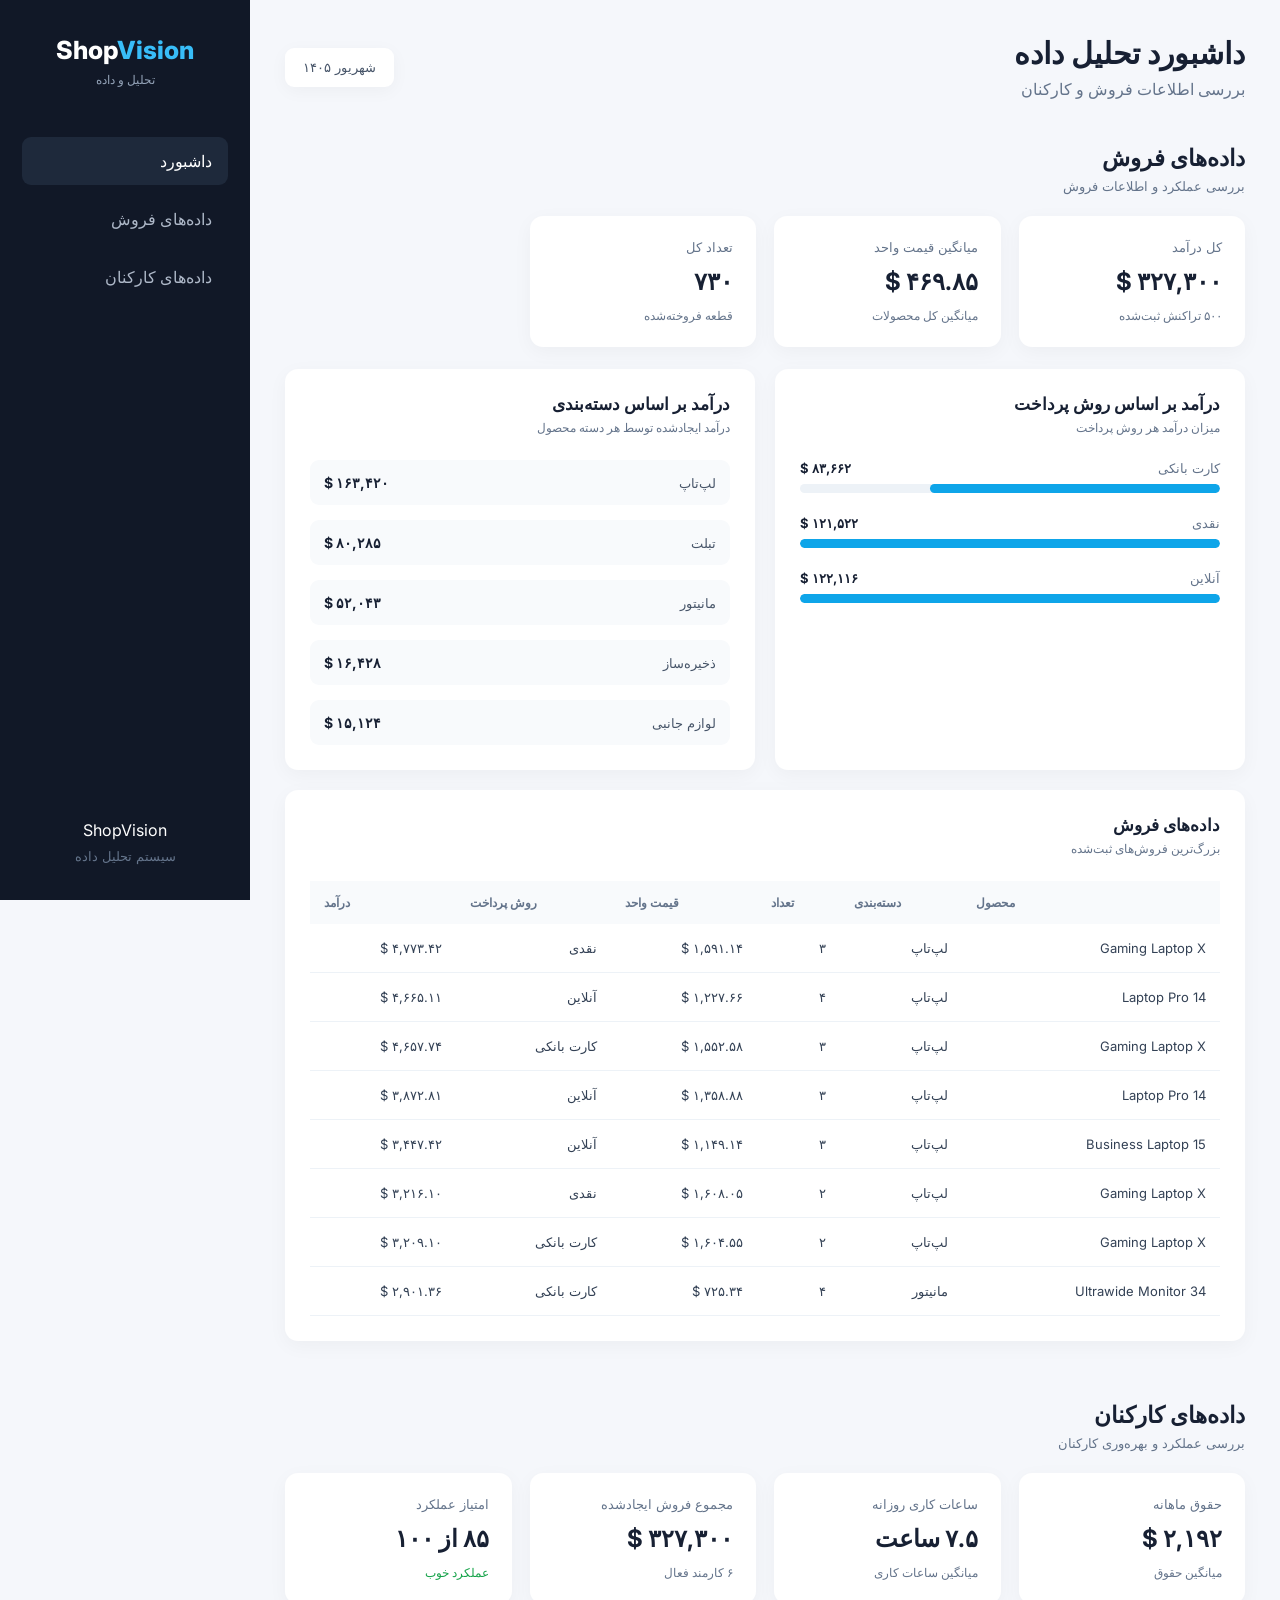
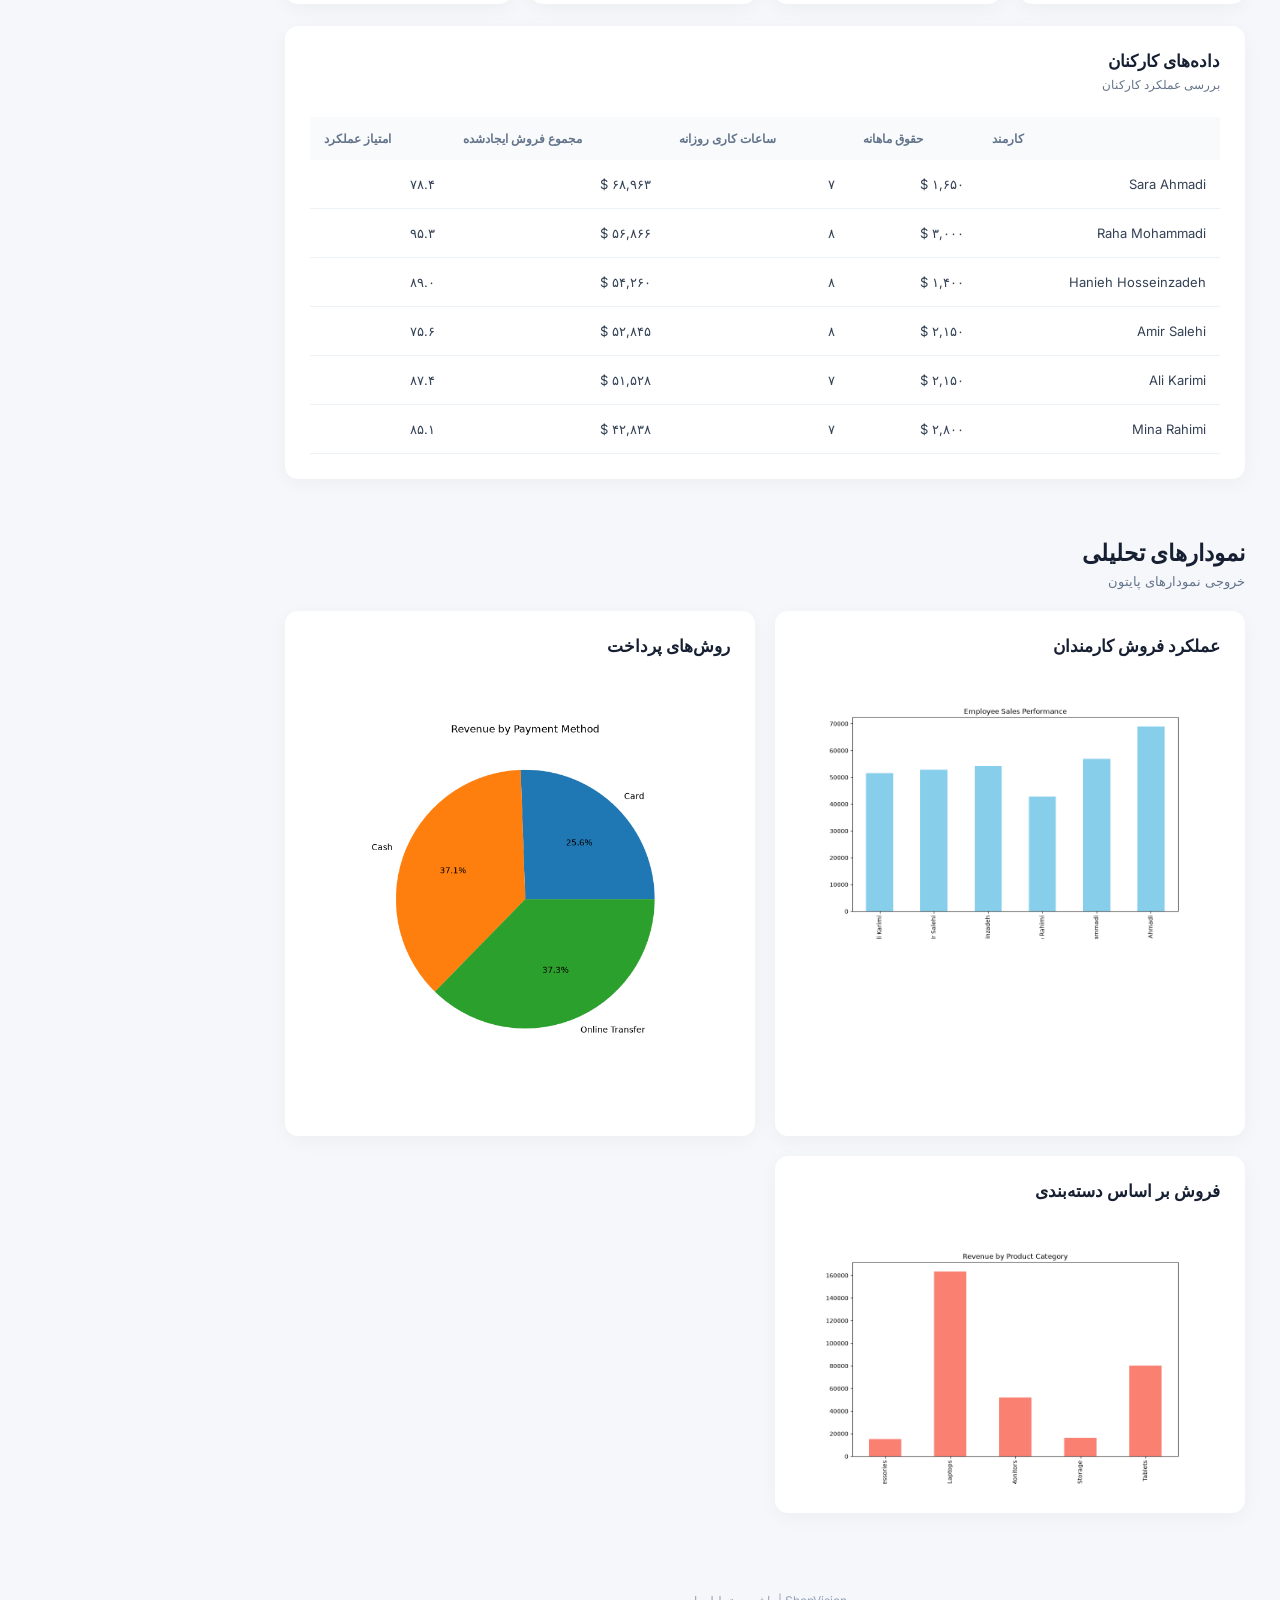
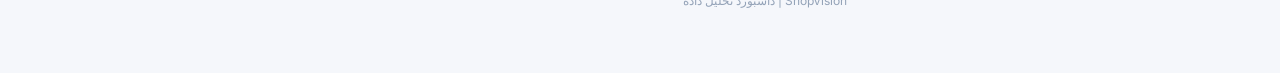
<file: index.html>
<!DOCTYPE html>
<html lang="fa" dir="rtl">
<head>
    <meta charset="UTF-8">
    <meta name="viewport" content="width=device-width, initial-scale=1.0">
    <title>ShopVision | تحلیل داده</title>

    <link rel="stylesheet" href="style.css">

</head>
<body>


    <!-- ================= SIDEBAR ================= -->

    <aside class="sidebar">

        <div class="logo">
            Shop<span>Vision</span>
        </div>

        <p class="logo-subtitle">
            تحلیل و داده
        </p>


        <nav>

            <a href="#dashboard" class="active">
                داشبورد
            </a>

            <a href="#sales">
                داده‌های فروش
            </a>

            <a href="#employees">
                داده‌های کارکنان
            </a>

        </nav>


        <div class="sidebar-footer">

            <p>
                ShopVision
            </p>

            <small>
                سیستم تحلیل داده
            </small>

        </div>

    </aside>



    <!-- ================= MAIN ================= -->

    <main class="main" id="dashboard">


        <!-- Header -->

        <header class="header">

            <div>

                <h1>
                    داشبورد تحلیل داده
                </h1>

                <p>
                    بررسی اطلاعات فروش و کارکنان
                </p>

            </div>


            <button class="date-button">
                شهریور ۱۴۰۵
            </button>

        </header>



        <!-- ================= SALES ================= -->

        <section id="sales">


            <div class="section-heading">

                <h2>
                    داده‌های فروش
                </h2>

                <p>
                    بررسی عملکرد و اطلاعات فروش
                </p>

            </div>



            <!-- Sales Cards -->

            <div class="cards">


                <!-- Total Revenue -->

                <div class="card">

                    <span>
                        کل درآمد
                    </span>

                    <h3 id="stat-revenue">
                        —
                    </h3>

                    <small id="stat-revenue-sub">
                        در حال بارگذاری...
                    </small>

                </div>



                <!-- Average Unit Price -->

                <div class="card">

                    <span>
                        میانگین قیمت واحد
                    </span>

                    <h3 id="stat-avg-price">
                        —
                    </h3>

                    <small>
                        میانگین کل محصولات
                    </small>

                </div>



                <!-- Total Quantity -->

                <div class="card">

                    <span>
                        تعداد کل
                    </span>

                    <h3 id="stat-quantity">
                        —
                    </h3>

                    <small id="stat-quantity-sub">
                        در حال بارگذاری...
                    </small>

                </div>

            </div>



            <!-- ================= CHARTS ================= -->

            <div class="charts-grid">


                <!-- Revenue by Payment -->

                <div class="panel">

                    <div class="panel-header">

                        <div>

                            <h3>
                                درآمد بر اساس روش پرداخت
                            </h3>

                            <p>
                                میزان درآمد هر روش پرداخت
                            </p>

                        </div>

                    </div>


                    <div class="payment-chart" id="payment-chart">

                    </div>

                </div>



                <!-- Revenue by Category -->

                <div class="panel">


                    <div class="panel-header">

                        <div>

                            <h3>
                                درآمد بر اساس دسته‌بندی
                            </h3>

                            <p>
                                درآمد ایجادشده توسط هر دسته محصول
                            </p>

                        </div>

                    </div>



                    <div class="category-list" id="category-list">

                    </div>

                </div>

            </div>



            <!-- ================= SALES TABLE ================= -->

            <div class="panel table-panel">


                <div class="panel-header">

                    <div>

                        <h3>
                            داده‌های فروش
                        </h3>

                        <p>
                            بزرگ‌ترین فروش‌های ثبت‌شده
                        </p>

                    </div>

                </div>



                <div class="table-container">


                    <table>


                        <thead>

                            <tr>

                                <th>
                                    محصول
                                </th>

                                <th>
                                    دسته‌بندی
                                </th>

                                <th>
                                    تعداد
                                </th>

                                <th>
                                    قیمت واحد
                                </th>

                                <th>
                                    روش پرداخت
                                </th>

                                <th>
                                    درآمد
                                </th>

                            </tr>

                        </thead>



                        <tbody id="sales-tbody">

                        </tbody>

                    </table>

                </div>

            </div>


        </section>



        <!-- ================= EMPLOYEES ================= -->

        <section id="employees">


            <div class="section-heading employee-heading">

                <h2>
                    داده‌های کارکنان
                </h2>

                <p>
                    بررسی عملکرد و بهره‌وری کارکنان
                </p>

            </div>



            <!-- Employee Cards -->

            <div class="cards">


                <div class="card">

                    <span>
                        حقوق ماهانه
                    </span>

                    <h3 id="emp-salary">
                        —
                    </h3>

                    <small>
                        میانگین حقوق
                    </small>

                </div>



                <div class="card">

                    <span>
                        ساعات کاری روزانه
                    </span>

                    <h3 id="emp-hours">
                        —
                    </h3>

                    <small>
                        میانگین ساعات کاری
                    </small>

                </div>



                <div class="card">

                    <span>
                        مجموع فروش ایجادشده
                    </span>

                    <h3 id="emp-total-sales">
                        —
                    </h3>

                    <small id="emp-count">
                        در حال بارگذاری...
                    </small>

                </div>



                <div class="card">

                    <span>
                        امتیاز عملکرد
                    </span>

                    <h3 id="emp-score">
                        —
                    </h3>

                    <small id="emp-score-label">
                        در حال بارگذاری...
                    </small>

                </div>


            </div>



            <!-- Employee Table -->

            <div class="panel table-panel">


                <div class="panel-header">

                    <div>

                        <h3>
                            داده‌های کارکنان
                        </h3>

                        <p>
                            بررسی عملکرد کارکنان
                        </p>

                    </div>

                </div>



                <div class="table-container">


                    <table>


                        <thead>

                            <tr>

                                <th>
                                    کارمند
                                </th>

                                <th>
                                    حقوق ماهانه
                                </th>

                                <th>
                                    ساعات کاری روزانه
                                </th>

                                <th>
                                    مجموع فروش ایجادشده
                                </th>

                                <th>
                                    امتیاز عملکرد
                                </th>

                            </tr>

                        </thead>



                        <tbody id="employees-tbody">

                        </tbody>

                    </table>

                </div>

            </div>



            <!-- ================= MATPLOTLIB CHARTS ================= -->

            <div class="section-heading employee-heading">

                <h2>
                    نمودارهای تحلیلی
                </h2>

                <p>
                    خروجی نمودارهای پایتون
                </p>

            </div>


            <div class="charts-grid">


                <div class="panel">

                    <div class="panel-header">

                        <div>

                            <h3>
                                عملکرد فروش کارمندان
                            </h3>

                        </div>

                    </div>

                    <img src="chart_employee_performance.png" alt="عملکرد فروش کارمندان" class="chart-img">

                </div>



                <div class="panel">

                    <div class="panel-header">

                        <div>

                            <h3>
                                روش‌های پرداخت
                            </h3>

                        </div>

                    </div>

                    <img src="chart_payment_methods.png" alt="روش‌های پرداخت" class="chart-img">

                </div>



                <div class="panel">

                    <div class="panel-header">

                        <div>

                            <h3>
                                فروش بر اساس دسته‌بندی
                            </h3>

                        </div>

                    </div>

                    <img src="chart_category_sales.png" alt="فروش دسته‌بندی" class="chart-img">

                </div>

            </div>


        </section>



        <!-- Footer -->

        <footer>
            ShopVision | داشبورد تحلیل داده
        </footer>


    </main>


    <script src="dashboard_data.js"></script>

    <script>
        // ---------- ابزارهای قالب‌بندی ----------

        const faDigits = (s) =>
            String(s).replace(/\d/g, (d) => '۰۱۲۳۴۵۶۷۸۹'[d]);

        const money = (n, decimals = 0) =>
            faDigits(
                n.toLocaleString('en-US', {
                    minimumFractionDigits: decimals,
                    maximumFractionDigits: decimals,
                })
            ) + ' $';

        const num = (n, decimals = 0) =>
            faDigits(
                n.toLocaleString('en-US', {
                    minimumFractionDigits: decimals,
                    maximumFractionDigits: decimals,
                })
            );

        const paymentLabels = {
            'Card': 'کارت بانکی',
            'Cash': 'نقدی',
            'Online Transfer': 'آنلاین',
        };

        const categoryLabels = {
            'Accessories': 'لوازم جانبی',
            'Laptops': 'لپ‌تاپ',
            'Monitors': 'مانیتور',
            'Storage': 'ذخیره‌ساز',
            'Tablets': 'تبلت',
        };

        const data = DASHBOARD_DATA;
        const sales = data.sales;

        // ---------- کارت‌های فروش ----------

        document.getElementById('stat-revenue').textContent = money(sales.total_revenue);
        document.getElementById('stat-revenue-sub').textContent =
            num(data.total_orders) + ' تراکنش ثبت‌شده';

        document.getElementById('stat-avg-price').textContent = money(sales.avg_unit_price, 2);

        document.getElementById('stat-quantity').textContent = num(sales.total_quantity);
        document.getElementById('stat-quantity-sub').textContent = 'قطعه فروخته‌شده';

        // ---------- نمودار روش پرداخت ----------

        const paymentEntries = Object.entries(sales.revenue_by_payment);
        const maxPayment = Math.max(...paymentEntries.map(([, v]) => v));

        document.getElementById('payment-chart').innerHTML = paymentEntries
            .map(([method, value]) => `
                <div class="payment-row">
                    <div class="payment-info">
                        <span>${paymentLabels[method] || method}</span>
                        <strong>${money(value)}</strong>
                    </div>
                    <div class="bar">
                        <div style="width: ${Math.round((value / maxPayment) * 100)}%;"></div>
                    </div>
                </div>
            `)
            .join('');

        // ---------- لیست دسته‌بندی‌ها ----------

        const categoryEntries = Object.entries(sales.revenue_by_category)
            .sort((a, b) => b[1] - a[1]);

        document.getElementById('category-list').innerHTML = categoryEntries
            .map(([cat, value]) => `
                <div class="category-item">
                    <span>${categoryLabels[cat] || cat}</span>
                    <strong>${money(value)}</strong>
                </div>
            `)
            .join('');

        // ---------- جدول فروش ----------

        document.getElementById('sales-tbody').innerHTML = data.recent_sales
            .map((row) => `
                <tr>
                    <td>${row.product}</td>
                    <td>${categoryLabels[row.category] || row.category}</td>
                    <td>${num(row.quantity)}</td>
                    <td>${money(row.unit_price_usd, 2)}</td>
                    <td>${paymentLabels[row.payment_method] || row.payment_method}</td>
                    <td>${money(row.revenue_usd, 2)}</td>
                </tr>
            `)
            .join('');

        // ---------- کارت‌های کارکنان ----------

        const employees = Object.values(data.employees);
        const avg = (arr) => arr.reduce((a, b) => a + b, 0) / arr.length;

        const avgSalary = avg(employees.map((e) => e.monthly_salary_usd));
        const avgHours = avg(employees.map((e) => e.hours_per_day));
        const totalSales = employees.reduce((a, e) => a + e.total_sales_generated, 0);
        const avgScore = avg(employees.map((e) => e.performance_score));

        document.getElementById('emp-salary').textContent = money(avgSalary);
        document.getElementById('emp-hours').textContent = faDigits(avgHours.toFixed(1)) + ' ساعت';
        document.getElementById('emp-total-sales').textContent = money(totalSales);
        document.getElementById('emp-count').textContent =
            num(employees.length) + ' کارمند فعال';
        document.getElementById('emp-score').textContent =
            faDigits(Math.round(avgScore)) + ' از ۱۰۰';

        const scoreLabel = document.getElementById('emp-score-label');
        if (avgScore >= 90) {
            scoreLabel.textContent = 'عملکرد عالی';
            scoreLabel.className = 'positive';
        } else if (avgScore >= 75) {
            scoreLabel.textContent = 'عملکرد خوب';
            scoreLabel.className = 'positive';
        } else {
            scoreLabel.textContent = 'قابل بهبود';
        }

        // ---------- جدول کارکنان ----------

        document.getElementById('employees-tbody').innerHTML = Object.entries(data.employees)
            .sort((a, b) => b[1].total_sales_generated - a[1].total_sales_generated)
            .map(([name, e]) => `
                <tr>
                    <td>${name}</td>
                    <td>${money(e.monthly_salary_usd)}</td>
                    <td>${faDigits(e.hours_per_day)}</td>
                    <td>${money(e.total_sales_generated)}</td>
                    <td>${faDigits(e.performance_score.toFixed(1))}</td>
                </tr>
            `)
            .join('');
    </script>

</body>
</html>
</file>
<file: style.css>
@import url('https://fonts.googleapis.com/css2?family=Inter:wght@400;500;600;700;800&display=swap');


* {
    margin: 0;
    padding: 0;
    box-sizing: border-box;
}


html {
    direction: rtl;
}


body {
    font-family: "Inter", sans-serif;

    background: #f5f7fb;

    color: #172033;
}


/* ================= SIDEBAR ================= */

.sidebar {
    position: fixed;

    left: 0;
    top: 0;

    width: 250px;
    height: 100vh;

    background: #111827;

    color: white;

    padding: 35px 22px;

    display: flex;

    flex-direction: column;
}


.logo {
    font-size: 25px;

    font-weight: 800;

    text-align: center;
}


.logo span {
    color: #38bdf8;
}


.logo-subtitle {
    text-align: center;

    color: #94a3b8;

    font-size: 12px;

    margin-top: 7px;

    margin-bottom: 50px;
}


.sidebar nav {
    display: flex;

    flex-direction: column;

    gap: 10px;
}


.sidebar nav a {
    text-decoration: none;

    color: #aeb8c8;

    padding: 14px 16px;

    border-radius: 9px;

    transition: 0.3s;
}


.sidebar nav a:hover,
.sidebar nav a.active {
    background: #1e293b;

    color: white;
}


.sidebar-footer {
    margin-top: auto;

    text-align: center;

    color: #64748b;
}


.sidebar-footer p {
    color: white;

    margin-bottom: 5px;
}


/* ================= MAIN ================= */

.main {
    margin-left: 250px;

    padding: 35px;
}


/* ================= HEADER ================= */

.header {
    display: flex;

    justify-content: space-between;

    align-items: center;

    margin-bottom: 45px;
}


.header h1 {
    font-size: 30px;

    margin-bottom: 8px;
}


.header p {
    color: #64748b;
}


.date-button {
    border: none;

    background: white;

    padding: 12px 18px;

    border-radius: 9px;

    color: #475569;

    box-shadow: 0 4px 18px rgba(0, 0, 0, 0.04);
}


/* ================= SECTION ================= */

section {
    margin-bottom: 50px;
}


.section-heading {
    margin-bottom: 22px;
}


.section-heading h2 {
    font-size: 23px;

    margin-bottom: 6px;
}


.section-heading p {
    color: #64748b;

    font-size: 13px;
}


.employee-heading {
    margin-top: 60px;
}


/* ================= CARDS ================= */

.cards {
    display: grid;

    grid-template-columns: repeat(4, 1fr);

    gap: 18px;

    margin-bottom: 22px;
}


.card {
    background: white;

    padding: 23px;

    border-radius: 13px;

    box-shadow: 0 5px 20px rgba(0, 0, 0, 0.04);
}


.card span {
    display: block;

    color: #64748b;

    font-size: 13px;

    margin-bottom: 12px;
}


.card h3 {
    font-size: 24px;

    margin-bottom: 8px;
}


.card small {
    color: #64748b;

    font-size: 12px;
}


.card .positive {
    color: #16a34a;
}


/* ================= CHARTS ================= */

.charts-grid {
    display: grid;

    grid-template-columns: 1fr 1fr;

    gap: 20px;

    margin-bottom: 20px;
}


.panel {
    background: white;

    padding: 25px;

    border-radius: 13px;

    box-shadow: 0 5px 20px rgba(0, 0, 0, 0.04);
}


.panel-header {
    display: flex;

    justify-content: space-between;

    margin-bottom: 25px;
}


.panel-header h3 {
    font-size: 17px;

    margin-bottom: 6px;
}


.panel-header p {
    color: #64748b;

    font-size: 12px;
}


/* ================= CHART IMAGES ================= */

.chart-img {
    width: 100%;

    height: auto;

    border-radius: 9px;
}


/* ================= PAYMENT ================= */

.payment-row {
    margin-bottom: 22px;
}


.payment-info {
    display: flex;

    justify-content: space-between;

    margin-bottom: 8px;

    font-size: 13px;
}


.payment-info span {
    color: #64748b;
}


.bar {
    height: 9px;

    background: #edf2f7;

    border-radius: 20px;

    overflow: hidden;
}


.bar div {
    height: 100%;

    background: #0ea5e9;

    border-radius: 20px;
}


/* ================= CATEGORY ================= */

.category-list {
    display: flex;

    flex-direction: column;

    gap: 15px;
}


.category-item {
    display: flex;

    justify-content: space-between;

    align-items: center;

    padding: 14px;

    background: #f8fafc;

    border-radius: 9px;
}


.category-item span {
    color: #475569;

    font-size: 13px;
}


.category-item strong {
    font-size: 14px;
}


/* ================= TABLE ================= */

.table-panel {
    margin-top: 20px;
}


.table-container {
    width: 100%;

    overflow-x: auto;
}


table {
    width: 100%;

    border-collapse: collapse;

    min-width: 700px;
}


th {
    text-align: left;

    padding: 14px;

    background: #f8fafc;

    color: #64748b;

    font-size: 12px;

    font-weight: 600;
}


td {
    padding: 16px 14px;

    border-bottom: 1px solid #edf2f7;

    font-size: 13px;

    color: #334155;
}


tbody tr:hover {
    background: #f8fafc;
}


/* ================= FOOTER ================= */

footer {
    text-align: center;

    color: #94a3b8;

    font-size: 12px;

    padding: 30px 0;
}


/* ================= RESPONSIVE ================= */

@media (max-width: 1100px) {

    .cards {
        grid-template-columns: repeat(2, 1fr);
    }

    .charts-grid {
        grid-template-columns: 1fr;
    }

}


@media (max-width: 750px) {

    .sidebar {
        position: relative;

        width: 100%;

        height: auto;

        padding: 20px;
    }


    .logo-subtitle {
        margin-bottom: 20px;
    }


    .sidebar nav {
        flex-direction: row;

        overflow-x: auto;
    }


    .sidebar-footer {
        display: none;
    }


    .main {
        margin-left: 0;

        padding: 20px;
    }


    .header {
        flex-direction: column;

        align-items: flex-start;

        gap: 15px;
    }


    .cards {
        grid-template-columns: 1fr;
    }

}
</file>
